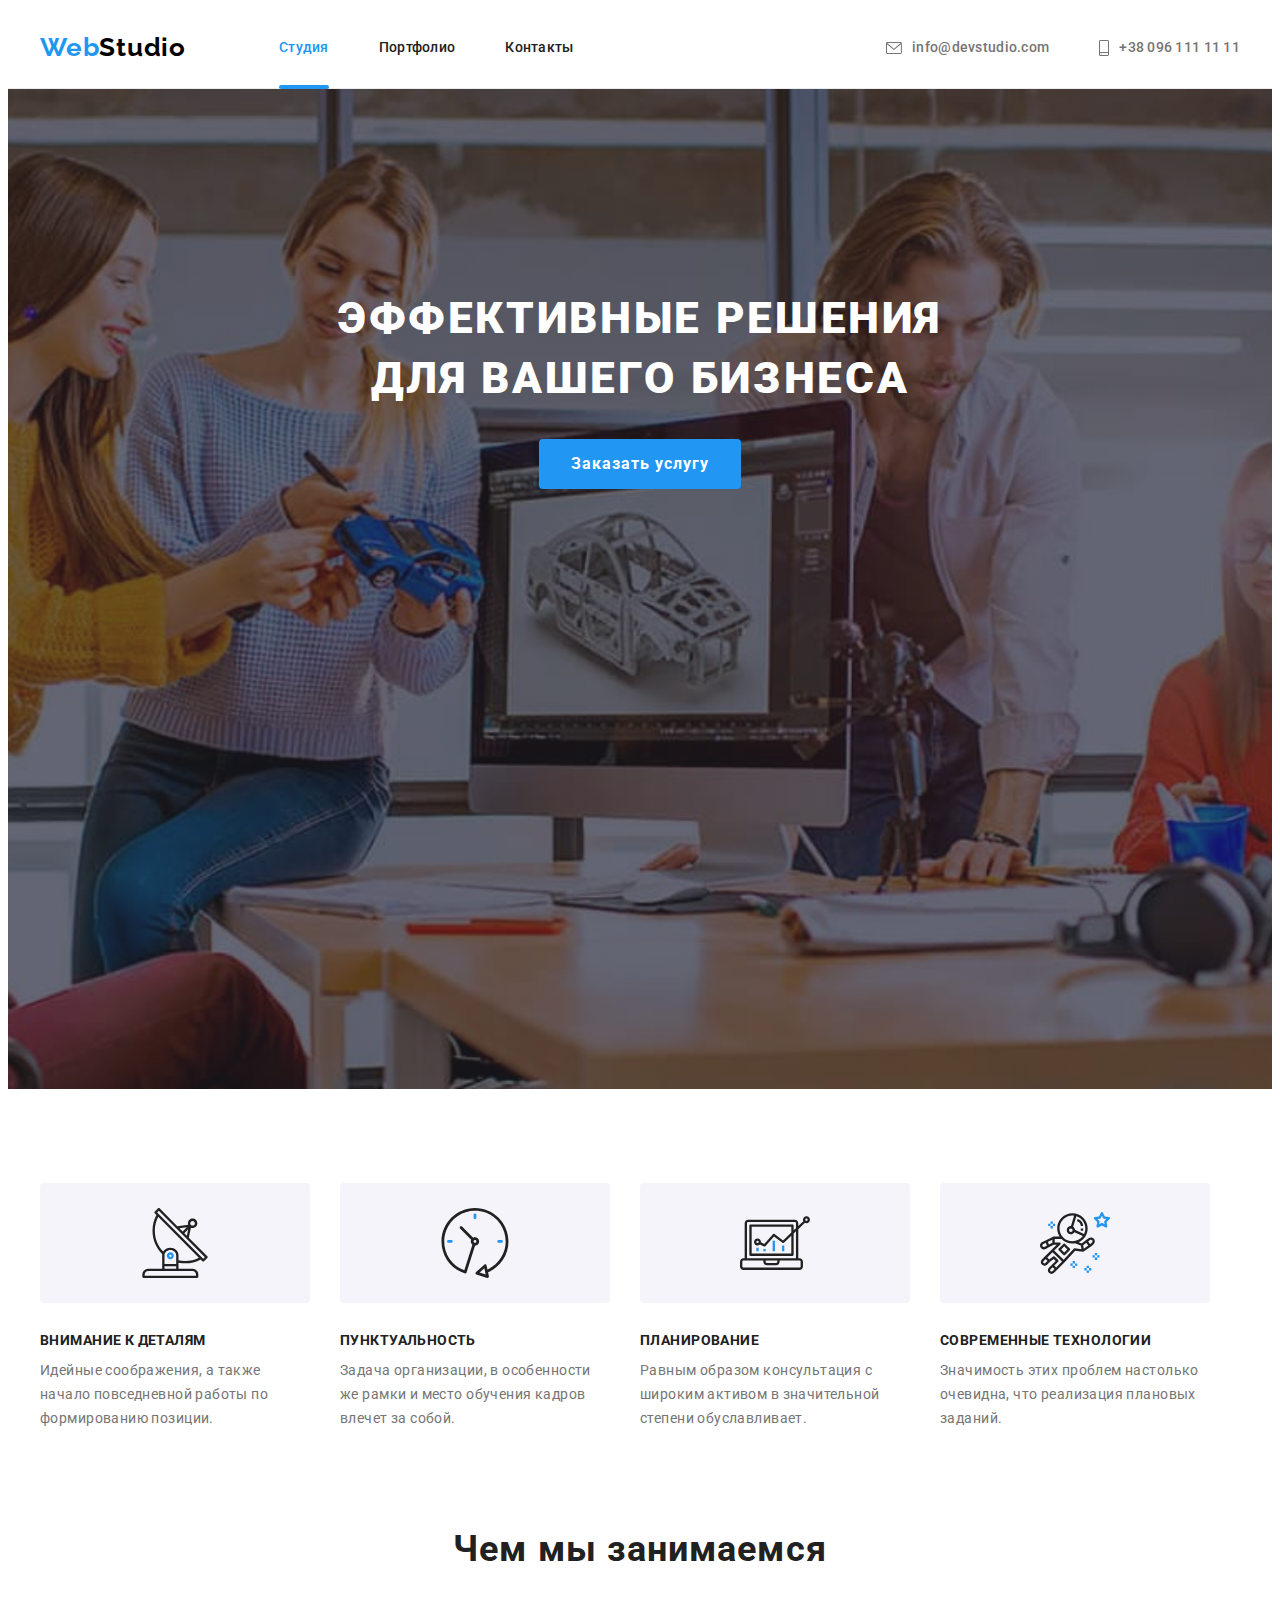
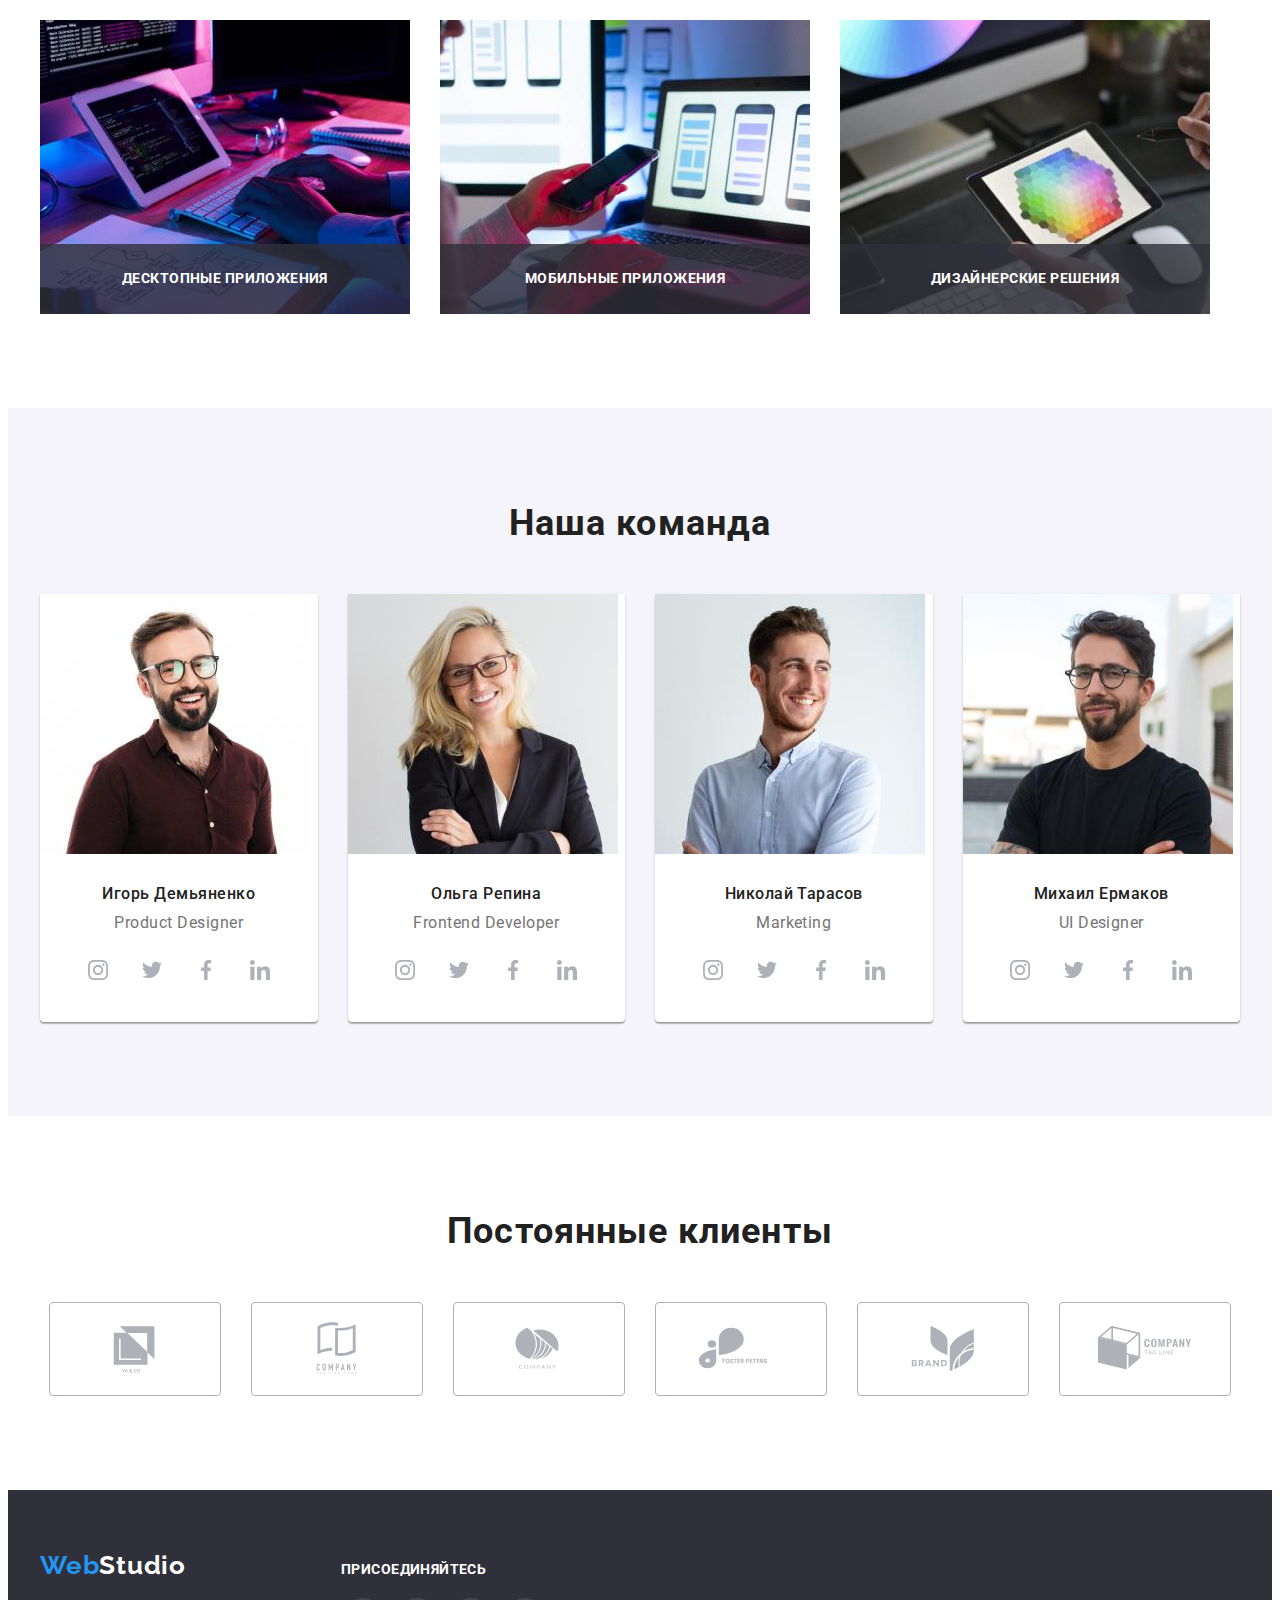
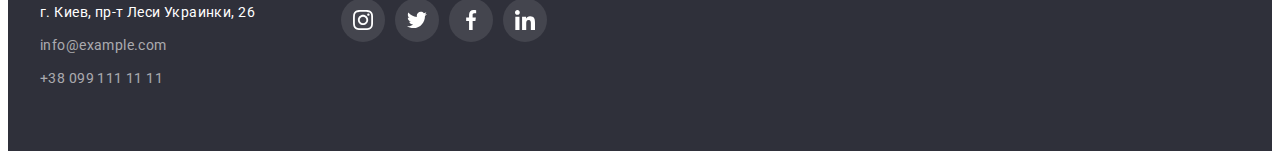
<file: index.html>
<!doctype html>
<html lang="ru">
<head>
    <meta charset="UTF-8">
    <meta http-equiv="X-UA-Compatible" content="IE=edge">
    <meta name="viewport" content="width=device-width, initial-scale=1.0">
    <title>Студия</title>
    <link rel="preconnect" href="https://fonts.googleapis.com">
    <link rel="preconnect" href="https://fonts.gstatic.com" crossorigin>
    <link href="https://fonts.googleapis.com/css2?family=Raleway:wght@700&family=Roboto:wght@400;500;700;900&display=swap"
        rel="stylesheet">
    <link rel="stylesheet" href="https://cdnjs.cloudflare.com/ajax/libs/modern-normalize/1.1.0/modern-normalize.min.css"
        integrity="sha512-wpPYUAdjBVSE4KJnH1VR1HeZfpl1ub8YT/NKx4PuQ5NmX2tKuGu6U/JRp5y+Y8XG2tV+wKQpNHVUX03MfMFn9Q=="
        crossorigin="anonymous" referrerpolicy="no-referrer" />
    <link rel="stylesheet" href="./css/styles.css">
</head>
<body>
    <header class="header">
        <div class="container header-container">
            <nav class="header-nav">
                <a class="link logo" href="./">Web<span class="logo-header">Studio</span></a>
                <ul class="list header-site-nav">
                    <li class="header-item"><a class="link header-link current" href="">Студия</a></li>
                    <li class="header-item"><a class="link header-link" href="./portfolio.html">Портфолио</a></li>
                    <li class="header-item"><a class="link header-link" href="">Контакты</a></li> 
                </ul>
            </nav>
            <ul class="list header-contacts">
                <li class="header-item">
                    <a class="link header-link" href="mailto:info@devstudio.com">
                        <svg class="contacts-icon" width="16" height="12">
                            <use href="./images/icons.svg#envelope"></use>
                        </svg>
                    info@devstudio.com</a></li>
                <li class="header-item">
                    <a class="link header-link" href="tel:+380961111111">
                        <svg class="contacts-icon" width="10" height="16">
                            <use href="./images/icons.svg#smartphone"></use>
                        </svg>
                    +38 096 111 11 11</a></li>       
            </ul>
        </div>
    </header>
    <main>
        <!-- Герой -->
        <section class="hero hero-overlay">
            <div class="hero-container ">
                <h1 class="title">Эффективные решения для вашего бизнеса</h1>
                <button class="button-hero" type="button" data-modal-open>Заказать услугу</button>
            </div>
        </section>
        <!-- Особенности -->
        <section class="section-features">
            <div class="container features-container">
                <h2 class="visually-hidden">Особенности</h2>
                <ul class="list features-list">
                    <li class="features-item">
                        <div class="features-background">
                            <svg class="features-icon" width="70" height="70">
                                <use href="./images/icons.svg#antenna"></use>
                            </svg>
                        </div>
                        <h3 class="title">Внимание к деталям</h3>
                        <p class="text">Идейные соображения, а также начало повседневной работы по формированию позиции.</p>
                    </li>
                    <li class="features-item">
                        <div class="features-background">
                            <svg class="features-icon" width="70" height="70">
                                <use href="./images/icons.svg#clock"></use>
                            </svg>
                        </div>
                        <h3 class="title">Пунктуальность</h3>
                        <p class="text">Задача организации, в особенности же рамки и место обучения кадров влечет за собой.</p>
                    </li>
                    <li class="features-item">
                        <div class="features-background">
                            <svg class="features-icon" width="70" height="70">
                                <use href="./images/icons.svg#diagram"></use>
                            </svg>
                        </div>
                        <h3 class="title">Планирование</h3>
                        <p class="text">Равным образом консультация с широким активом в значительной степени обуславливает.</p>
                    </li>
                    <li class="features-item">
                        <div class="features-background">
                            <svg class="features-icon" width="70" height="70">
                                <use href="./images/icons.svg#astronaut"></use>
                            </svg>
                        </div>
                        <h3 class="title">Современные технологии</h3>
                        <p class="text">Значимость этих проблем настолько очевидна, что реализация плановых заданий.</p>
                    </li>
                </ul>
            </div>
        </section>
        <!-- Чем мы занимаемся -->
        <section class="section-activity">
            <div class="container activity-container">
                <h2 class="section-title">Чем мы занимаемся</h2>
                <ul class="list activity-list">
                    <li class="activity-item">
                        <div class="activity-card">
                            <img 
                                src="./images/activity-img-1.jpg" 
                                alt="человек пишет код"
                                width="370"
                                height="294" 
                            />
                            <div class="background-activity-text">
                                <p class="activity-text">Десктопные приложения</p>
                            </div>
                        </div>
                        
                    </li>
                    <li class="activity-item">
                        <div class="activity-card">
                            <img 
                                src="./images/activity-img-2.jpg" 
                                alt="человек делает дизайн мобильного приложения" 
                                width="370" 
                                height="294" 
                            />
                            <div class="background-activity-text">
                                <p class="activity-text">Мобильные приложения</p>
                            </div>
                        </div>
                    <li class="activity-item">
                        <div class="activity-card">
                            <img 
                                src="./images/activity-img-3.jpg" 
                                alt="человек выбирает цвет на планшете" 
                                width="370" 
                                height="294" 
                            />
                            <div class="background-activity-text">
                                <p class="activity-text">Дизайнерские решения</p>
                            </div>
                        </div>
                    </li>
                </ul>
            </div>
        </section>
        <!-- Наша команда -->
        <section class="section-team">
            <div class="container team-container">
                <h2 class="section-title">Наша команда</h2>
                <ul class="list team-list">
                    <li class="team-item">
                        <img src="./images/team-img-1.jpg" alt="фото Игорь Демьяненко" width="270" height="260"> 
                        <div class="team-item-bottom">
                            <h3 class="title">Игорь Демьяненко</h3>
                            <p class="text" lang="en">Product Designer</p>
                            <ul class="list team-social-list">
                                <li class="team-social-item">
                                    <a class="team-social-link" href="">
                                        <svg class="team-social-icon" width="20" height="20">
                                            <use href="./images/icons.svg#instagram"></use>
                                        </svg>
                                    </a>
                                </li>
                                <li class="team-social-item">
                                    <a class="team-social-link" href="">
                                        <svg class="team-social-icon" width="20" height="20">
                                            <use href="./images/icons.svg#twitter"></use>
                                        </svg>
                                    </a>
                                </li>
                                <li class="team-social-item">
                                    <a class="team-social-link" href="">
                                        <svg class="team-social-icon" width="20" height="20">
                                            <use href="./images/icons.svg#facebook"></use>
                                        </svg>
                                    </a>
                                </li>
                                <li class="team-social-item">
                                    <a class="team-social-link" href="">
                                        <svg class="team-social-icon" width="20" height="20">
                                            <use href="./images/icons.svg#linkedin"></use>
                                        </svg>
                                    </a>
                                </li>
                            </ul>
                        </div>
                    </li>
                    <li class="team-item">
                        <img src="./images/team-img-2.jpg" alt="фото Ольга Репина" width="270" height="260">
                        <div class="team-item-bottom">
                            <h3 class="title">Ольга Репина</h3>
                            <p class="text" lang="en">Frontend Developer</p>
                            <ul class="list team-social-list">
                                <li class="team-social-item">
                                    <a class="team-social-link" href="">
                                        <svg class="team-social-icon" width="20" height="20">
                                            <use href="./images/icons.svg#instagram"></use>
                                        </svg>
                                    </a>
                                </li>
                                <li class="team-social-item">
                                    <a class="team-social-link" href="">
                                        <svg class="team-social-icon" width="20" height="20">
                                            <use href="./images/icons.svg#twitter"></use>
                                        </svg>
                                    </a>
                                </li>
                                <li class="team-social-item">
                                    <a class="team-social-link" href="">
                                        <svg class="team-social-icon" width="20" height="20">
                                            <use href="./images/icons.svg#facebook"></use>
                                        </svg>
                                    </a>
                                </li>
                                <li class="team-social-item">
                                    <a class="team-social-link" href="">
                                        <svg class="team-social-icon" width="20" height="20">
                                            <use href="./images/icons.svg#linkedin"></use>
                                        </svg>
                                    </a>
                                </li>
                            </ul>
                        </div>                        
                    </li>
                    <li class="team-item">
                        <img src="./images/team-img-3.jpg" alt="фото Николай Тарасов" width="270" height="260">
                        <div class="team-item-bottom">
                            <h3 class="title">Николай Тарасов</h3>
                            <p class="text" lang="en">Marketing</p>
                            <ul class="list team-social-list">
                                <li class="team-social-item">
                                    <a class="team-social-link" href="">
                                        <svg class="team-social-icon" width="20" height="20">
                                            <use href="./images/icons.svg#instagram"></use>
                                        </svg>
                                    </a>
                                </li>
                                <li class="team-social-item">
                                    <a class="team-social-link" href="">
                                        <svg class="team-social-icon" width="20" height="20">
                                            <use href="./images/icons.svg#twitter"></use>
                                        </svg>
                                    </a>
                                </li>
                                <li class="team-social-item">
                                    <a class="team-social-link" href="">
                                        <svg class="team-social-icon" width="20" height="20">
                                            <use href="./images/icons.svg#facebook"></use>
                                        </svg>
                                    </a>
                                </li>
                                <li class="team-social-item">
                                    <a class="team-social-link" href="">
                                        <svg class="team-social-icon" width="20" height="20">
                                            <use href="./images/icons.svg#linkedin"></use>
                                        </svg>
                                    </a>
                                </li>
                            </ul>
                        </div>
                    </li>
                    <li class="team-item">
                        <img src="./images/team-img-4.jpg" alt="фото Михаил Ермаков" width="270" height="260">
                        <div class="team-item-bottom">
                            <h3 class="title">Михаил Ермаков</h3>
                            <p class="text" lang="en">UI Designer</p>
                            <ul class="list team-social-list">
                                <li class="team-social-item">
                                    <a class="team-social-link" href="">
                                        <svg class="team-social-icon" width="20" height="20">
                                            <use href="./images/icons.svg#instagram"></use>
                                        </svg>
                                    </a>
                                </li>
                                <li class="team-social-item">
                                    <a class="team-social-link" href="">
                                        <svg class="team-social-icon" width="20" height="20">
                                            <use href="./images/icons.svg#twitter"></use>
                                        </svg>
                                    </a>
                                </li>
                                <li class="team-social-item">
                                    <a class="team-social-link" href="">
                                        <svg class="team-social-icon" width="20" height="20">
                                            <use href="./images/icons.svg#facebook"></use>
                                        </svg>
                                    </a>
                                </li>
                                <li class="team-social-item">
                                    <a class="team-social-link" href="">
                                        <svg class="team-social-icon" width="20" height="20">
                                            <use href="./images/icons.svg#linkedin"></use>
                                        </svg>
                                    </a>
                                </li>
                            </ul>
                        </div>
                    </li>
                </ul>
            </div>
        </section>
    </main>
    <!-- Постоянные клиенты -->
        <section class="section-clients">
            <div class="container clients-container">
                <h2 class="section-title">Постоянные клиенты</h2>
                <ul class="list clients-list">
                    <li class="clients-item">
                        <a class="clients-link" href="">
                            <svg class="clients-icon" width="106" height="60">
                                <use href="./images/icons.svg#Logo-1"></use>
                            </svg>
                        </a>
                    </li>
                    <li class="clients-item">
                        <a class="clients-link" href="">
                            <svg class="clients-icon" width="106" height="60">
                                <use href="./images/icons.svg#Logo-2"></use>
                            </svg>    
                        </a>
                    </li>
                    <li class="clients-item">
                        <a class="clients-link" href="">
                            <svg class="clients-icon" width="106" height="60">
                                <use href="./images/icons.svg#Logo-3"></use>
                            </svg>
                        </a>
                    </li>
                    <li class="clients-item">
                        <a class="clients-link" href="">
                            <svg class="clients-icon" width="106" height="60">
                                <use href="./images/icons.svg#Logo-4"></use>
                            </svg>
                        </a>
                    </li>
                    <li class="clients-item">
                        <a class="clients-link" href="">
                            <svg class="clients-icon" width="106" height="60">
                                <use href="./images/icons.svg#Logo-5"></use>
                            </svg>
                        </a>
                    </li>
                    <li class="clients-item">
                        <a class="clients-link" href="">
                            <svg class="clients-icon" width="106" height="60">
                                <use href="./images/icons.svg#Logo-6"></use>
                            </svg>
                        </a>
                    </li>
                </ul>      
            </div>
        </section>
    <!-- Футер -->
    <footer class="footer">
        <div class="container footer-container">
            <div class="footer-adress">
                <a class="link logo" href="./">Web<span class="logo-footer">Studio</span></a>
                <address>
                    <ul class="list footer-contacts">
                        <li class="footer-contacts-bottom"><a class="link"  href="https://goo.gl/maps/1StMXvGL2Qj9idB2A" target="_blank" rel="noopener noreferrer">г. Киев, пр-т Леси Украинки, 26</a></li>
                        <li class="footer-contacts-bottom"><a class="link contacts" href="mailto:info@example.com">info@example.com</a></li>
                        <li class="footer-contacts-bottom"><a class="link contacts" href="tel:+380991111111">+38 099 111 11 11</a></li>
                    </ul>
                </address>
            </div>
            <div class="footer-social">
                <h3 class="footer-social-title">Присоединяйтесь</h3>
                <ul class="list footer-social-list">
                    <li class="footer-social-item">
                        <a class="footer-social-link" href="">
                            <svg class="footer-social-icon" width="20" height="20">
                                <use href="./images/icons.svg#instagram"></use>
                            </svg>
                        </a>
                    </li>
                    <li class="footer-social-item">
                        <a class="footer-social-link" href="">
                            <svg class="footer-social-icon" width="20" height="20">
                                <use href="./images/icons.svg#twitter"></use>
                            </svg>
                        </a>
                    </li>
                    <li class="footer-social-item">
                        <a class="footer-social-link" href="">
                            <svg class="footer-social-icon" width="20" height="20">
                                <use href="./images/icons.svg#facebook"></use>
                            </svg>
                        </a>
                    </li>
                    <li class="footer-social-item">
                        <a class="footer-social-link" href="">
                            <svg class="footer-social-icon" width="20" height="20">
                                <use href="./images/icons.svg#linkedin"></use>
                            </svg>
                        </a>
                    </li>
                </ul>
            </div>
        </div>
    </footer>

    <div class="backdrop is-hidden" data-modal>
        <div class="modal">
            <button class="modal-button-close" type="button" data-modal-close>
                <svg class="modal-close-icon" width="18" height="18">
                    <use href="./images/icons.svg#close"></use>
                </svg>
            </button>
        </div>
    </div>
    <script src="./js/modal.js"></script>
</body>
</html>
</file>
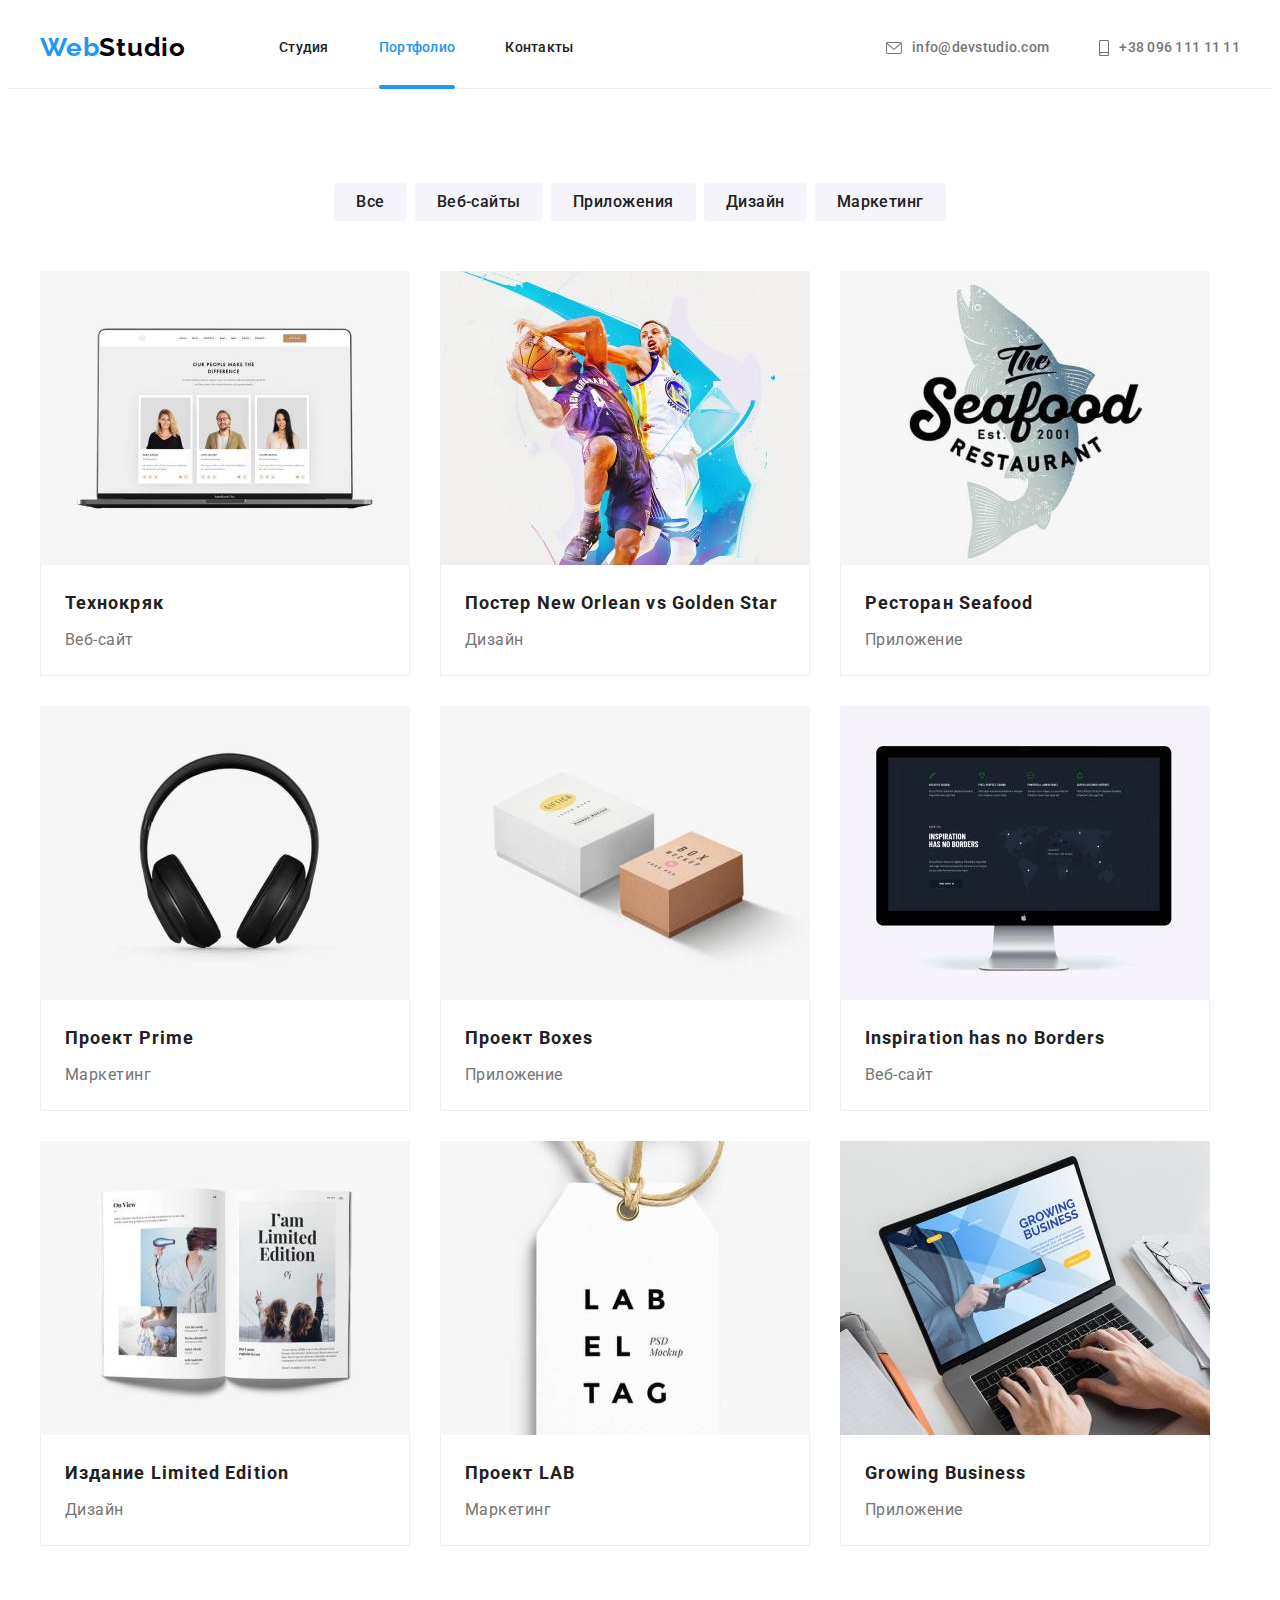
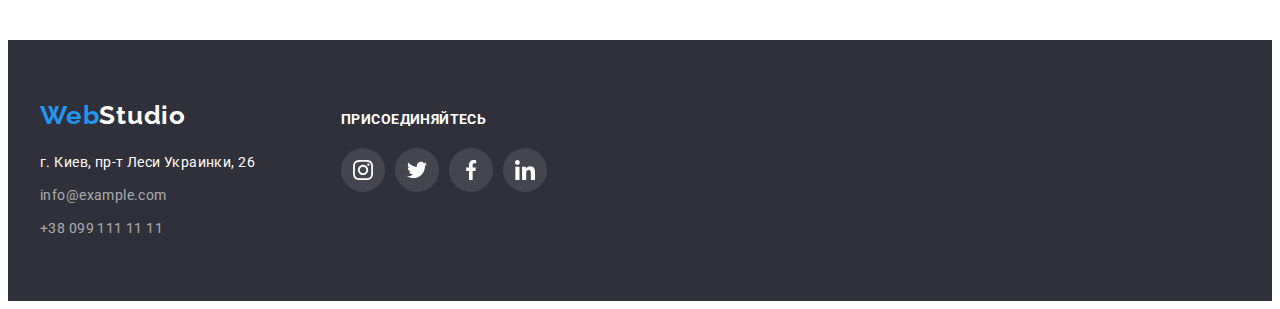
<file: portfolio.html>
<!doctype html>
<html lang="ru">

<head>
    <meta charset="UTF-8">
    <meta http-equiv="X-UA-Compatible" content="IE=edge">
    <meta name="viewport" content="width=device-width, initial-scale=1.0">
    <title>Портфолио</title>
    <link rel="preconnect" href="https://fonts.googleapis.com">
    <link rel="preconnect" href="https://fonts.gstatic.com" crossorigin>
    <link
        href="https://fonts.googleapis.com/css2?family=Raleway:wght@700&family=Roboto:wght@400;500;700;900&display=swap"
        rel="stylesheet">
    <link rel="stylesheet" href="https://cdnjs.cloudflare.com/ajax/libs/modern-normalize/1.1.0/modern-normalize.min.css"
        integrity="sha512-wpPYUAdjBVSE4KJnH1VR1HeZfpl1ub8YT/NKx4PuQ5NmX2tKuGu6U/JRp5y+Y8XG2tV+wKQpNHVUX03MfMFn9Q=="
        crossorigin="anonymous" referrerpolicy="no-referrer" />
    <link rel="stylesheet" href="./css/styles.css">
</head>

<body>
    <header class="header">
        <div class="container header-container">
            <nav class="header-nav">
                <a class="link logo" href="./">Web<span class="logo-header">Studio</span></a>
                <ul class="list header-site-nav">
                    <li class="header-item"><a class="link header-link" href="./index.html">Студия</a></li>
                    <li class="header-item"><a class="link header-link current" href="">Портфолио</a></li>
                    <li class="header-item"><a class="link header-link" href="">Контакты</a></li>
                </ul>
            </nav>
            <ul class="list header-contacts">
                <li class="header-item">
                    <a class="link header-link" href="mailto:info@devstudio.com">
                        <svg class="contacts-icon" width="16" height="12">
                            <use href="./images/icons.svg#envelope"></use>
                        </svg>
                        info@devstudio.com</a>
                </li>
                <li class="header-item">
                    <a class="link header-link" href="tel:+380961111111">
                        <svg class="contacts-icon" width="10" height="16">
                            <use href="./images/icons.svg#smartphone"></use>
                        </svg>
                        +38 096 111 11 11</a>
                </li>
            </ul>
        </div>
    </header>
    <main>
        <!-- Наши работы -->
        <section class="section-works">
            <div class="container works-container">
                <h1 class="visually-hidden" >Наши работы</h1>
                <ul class="list list-btn-works">
                    <li class="button-works-item"><button class="button-works" type="button">Все</button></li>
                    <li class="button-works-item"><button class="button-works" type="button">Веб-сайты</button></li>
                    <li class="button-works-item"><button class="button-works" type="button">Приложения</button></li>
                    <li class="button-works-item"><button class="button-works" type="button">Дизайн</button></li>
                    <li class="button-works-item"><button class="button-works" type="button">Маркетинг</button></li>
                </ul>
                <ul class="list list-works">
                    <li class="cards-works-item">
                        <a class="link link-works" href="">
                            <div class="cards-works-box">
                                <img src="./images/works-img-1.jpg" alt="открытый ноутбук" width="370" height="294">
                                <p class="cards-works-top-text">Технокряк это современная площадка распространения коронавируса. Компании используют эту платформу для цифрового шпионажа и атак на защищённые сервера конкурентов.</p>
                            </div>
                            <div class="cards-works-text">
                                <h2 class="title-works">Технокряк</h2>
                                <p class="text-works">Веб-сайт</p>
                            </div>
                        </a>
                    </li>
                    <li class="cards-works-item">
                        <a class="link link-works" href="">
                            <div class="cards-works-box">
                                <img src="./images/works-img-2.jpg" alt="два человека играют в баскетбол" width="370" height="294">
                                <p class="cards-works-top-text">Технокряк это современная площадка распространения коронавируса. Компании используют эту платформу для цифрового шпионажа и атак на защищённые сервера конкурентов.</p>
                            </div>
                            <div class="cards-works-text">
                                <h2 class="title-works">Постер New Orlean vs Golden Star</h2>
                                <p class="text-works">Дизайн</p>
                            </div>
                        </a>
                    </li>
                    <li class="cards-works-item">
                        <a class="link link-works" href="">
                            <div class="cards-works-box">
                                <img src="./images/works-img-3.jpg" alt="логотип ресторана на фоне рыбы" width="370" height="294">
                                <p class="cards-works-top-text">Технокряк это современная площадка распространения коронавируса. Компании используют эту платформу для цифрового шпионажа и атак на защищённые сервера конкурентов.</p>
                            </div>
                            <div class="cards-works-text">
                                <h2 class="title-works">Ресторан Seafood</h2>
                                <p class="text-works">Приложение</p>
                            </div>
                        </a>
                    </li>
                    <li class="cards-works-item">
                        <a class="link link-works" href="">
                            <div class="cards-works-box">
                                <img src="./images/works-img-4.jpg" alt="наушники" width="370" height="294">
                                <p class="cards-works-top-text">Технокряк это современная площадка распространения коронавируса. Компании используют эту платформу для цифрового шпионажа и атак на защищённые сервера конкурентов.</p>
                            </div>
                            <div class="cards-works-text">
                                <h2 class="title-works">Проект Prime</h2>
                                <p class="text-works">Маркетинг</p>
                            </div>
                        </a>
                    </li>
                    <li class="cards-works-item">
                        <a class="link link-works" href="">
                            <div class="cards-works-box">
                                <img src="./images/works-img-5.jpg" alt="две коробки" width="370" height="294">
                                <p class="cards-works-top-text">Технокряк это современная площадка распространения коронавируса. Компании используют эту платформу для цифрового шпионажа и атак на защищённые сервера конкурентов.</p>
                            </div>
                            <div class="cards-works-text">
                                <h2 class="title-works">Проект Boxes</h2>
                                <p class="text-works">Приложение</p>
                            </div>
                        </a>
                    </li>
                    <li class="cards-works-item">
                        <a class="link link-works" href="">
                            <div class="cards-works-box">
                                <img src="./images/works-img-6.jpg" alt="монитор" width="370" height="294">
                                <p class="cards-works-top-text">Технокряк это современная площадка распространения коронавируса. Компании используют эту платформу для цифрового шпионажа и атак на защищённые сервера конкурентов.</p>
                            </div>
                            <div class="cards-works-text">
                                <h2 class="title-works" lang="en">Inspiration has no Borders</h2>
                                <p class="text-works">Веб-сайт</p>
                            </div>
                        </a>
                    </li>
                    <li class="cards-works-item">
                        <a class="link link-works" href="">
                            <div class="cards-works-box">
                                <img src="./images/works-img-7.jpg" alt="открытые страницы журнала" width="370" height="294">
                                <p class="cards-works-top-text">Технокряк это современная площадка распространения коронавируса. Компании используют эту платформу для цифрового шпионажа и атак на защищённые сервера конкурентов.</p>
                            </div>
                            <div class="cards-works-text">
                                <h2 class="title-works">Издание Limited Edition</h2>
                                <p class="text-works">Дизайн</p>
                            </div>
                        </a>
                    </li>
                    <li class="cards-works-item">
                        <a class="link link-works" href="">
                            <div class="cards-works-box">
                                <img src="./images/works-img-8.jpg" alt="бирка" width="370" height="294">
                                <p class="cards-works-top-text">Технокряк это современная площадка распространения коронавируса. Компании используют эту платформу для цифрового шпионажа и атак на защищённые сервера конкурентов.</p>
                            </div>
                            <div class="cards-works-text">
                                <h2 class="title-works">Проект LAB</h2>
                                <p class="text-works">Маркетинг</p>
                            </div>
                        </a>
                    </li>
                    <li class="cards-works-item">
                        <a class="link link-works" href="">
                            <div class="cards-works-box">
                                <img src="./images/works-img-9.jpg" alt="руки на клавиатуре ноутбука" width="370" height="294">
                                <p class="cards-works-top-text">Технокряк это современная площадка распространения коронавируса. Компании используют эту платформу для цифрового шпионажа и атак на защищённые сервера конкурентов.</p>
                            </div>
                            <div class="cards-works-text">
                                <h2 class="title-works" lang="en">Growing Business</h2>
                                <p class="text-works">Приложение</p>
                            </div>
                        </a>
                    </li>
                </ul>
            </div>
        </section>
    </main>
    <!-- Футер -->
    <footer class="footer">
        <div class="container footer-container">
            <div class="footer-adress">
                <a class="link logo" href="./">Web<span class="logo-footer">Studio</span></a>
                <address>
                    <ul class="list footer-contacts">
                        <li class="footer-contacts-bottom"><a class="link" href="https://goo.gl/maps/1StMXvGL2Qj9idB2A"
                                target="_blank" rel="noopener noreferrer">г. Киев, пр-т Леси Украинки, 26</a></li>
                        <li class="footer-contacts-bottom"><a class="link contacts"
                                href="mailto:info@example.com">info@example.com</a></li>
                        <li class="footer-contacts-bottom"><a class="link contacts" href="tel:+380991111111">+38 099 111 11
                                11</a></li>
                    </ul>
                </address>
            </div>
            <div class="footer-social">
                <h3 class="footer-social-title">Присоединяйтесь</h3>
                <ul class="list footer-social-list">
                    <li class="footer-social-item">
                        <a class="footer-social-link" href="">
                            <svg class="footer-social-icon" width="20" height="20">
                                <use href="./images/icons.svg#instagram"></use>
                            </svg>
                        </a>
                    </li>
                    <li class="footer-social-item">
                        <a class="footer-social-link" href="">
                            <svg class="footer-social-icon" width="20" height="20">
                                <use href="./images/icons.svg#twitter"></use>
                            </svg>
                        </a>
                    </li>
                    <li class="footer-social-item">
                        <a class="footer-social-link" href="">
                            <svg class="footer-social-icon" width="20" height="20">
                                <use href="./images/icons.svg#facebook"></use>
                            </svg>
                        </a>
                    </li>
                    <li class="footer-social-item">
                        <a class="footer-social-link" href="">
                            <svg class="footer-social-icon" width="20" height="20">
                                <use href="./images/icons.svg#linkedin"></use>
                            </svg>
                        </a>
                    </li>
                </ul>
            </div>
        </div>
    </footer>
</body>

</html>
</file>
<file: css/styles.css>
:root {
  --background-color: #ffffff;
  --second-background-color: #2f303a;
  --third-backgroud-color: #f5f4fa;
  --logo-text-color: #2196f3;
  --logo-text-color-first: #000000;
  --logo-text-color-second: #ffffff;
  --main-title-color: #ffffff;
  --second-title-color: #212121;
  --main-text-color: #757575;
  --second-text-color: rgba(255, 255, 255, 0.6);
  --third-text-color: #ffffff;
  --accent-color: #2196f3;
  --background-btn-color: #2196f3;
  --text-btn-color: #ffffff;
  --header-text-color: #212121;
  --portfolio-btn-text-color: #212121;
  --portfolio-btn-background-color: #f5f4fa;
  --portfolio-btn-accent-text-color: #ffffff;
  --portfolio-btn-accent-background-color: #2196f3;
  --header-border-color: #ececec;
  --portfolio-border-color: #eeeeee;
  --footer-text-color: #ffffff;
}

p,
h1,
h2,
h3,
h4,
h5,
h6 {
  margin: 0;
}
ul {
  margin: 0;
  padding: 0;
}
img {
  display: block;
}

.container {
  width: 1200px;
  padding-left: 15px;
  padding-right: 15px;
  margin: 0 auto;
}

body {
  background-color: var(--background-color);
  font-family: 'Roboto', sans-serif;
  color: var(--main-text-color);
}

/* --------------------General---------------- */
.list {
  list-style: none;
}

.link {
  text-decoration: none;
}

.section-title {
  font-weight: 700;
  font-size: 36px;
  line-height: 1.17;
  text-align: center;
  letter-spacing: 0.03em;
  color: var(--second-title-color);
  margin-bottom: 50px;
}

.visually-hidden {
  position: absolute;
  white-space: nowrap;
  width: 1px;
  height: 1px;
  overflow: hidden;
  border: 0;
  padding: 0;
  clip: rect(0 0 0 0);
  clip-path: inset(50%);
  margin: -1px;
}

/* -----------------------Logo------------------ */
.logo {
  font-family: Raleway;
  font-weight: 700;
  font-size: 26px;
  line-height: 1.19;
  letter-spacing: 0.03em;
  color: var(--logo-text-color);
  display: block;
}

.logo-header {
  color: var(--logo-text-color-first);
  margin-right: 93px;
}

.logo-footer {
  color: var(--logo-text-color-second);
}

/* -------------------------Button-------------- */
.button-hero {
  font-family: inherit;
  font-weight: 700;
  font-size: 16px;
  line-height: 1.88;
  text-align: center;
  letter-spacing: 0.06em;
  color: var(--text-btn-color);
  background-color: var(--background-btn-color);

  min-width: 200px;
  border-radius: 4px;
  border: 0;
  padding: 10px 32px;
  margin: 0;
}

.button-hero:hover,
.button-hero:focus {
  cursor: pointer;
}

.button-works {
  font-family: inherit;
  font-weight: 500;
  font-size: 16px;
  line-height: 1.63;
  text-align: center;
  letter-spacing: 0.03em;
  color: var(--portfolio-btn-text-color);
  background-color: var(--portfolio-btn-background-color);
  transition: color 250ms cubic-bezier(0.4, 0, 0.2, 1),
    backgound-color 250ms cubic-bezier(0.4, 0, 0.2, 1),
    box-shadow 250ms cubic-bezier(0.4, 0, 0.2, 1);

  max-width: 145px;
  border-radius: 4px;
  border: 0;
  padding: 6px 22px;
}

.button-works:hover,
.button-works:focus {
  color: var(--portfolio-btn-accent-text-color);
  background-color: var(--portfolio-btn-accent-background-color);
  box-shadow: 0 4px 4px 0 rgba(0, 0, 0, 0.25);
  cursor: pointer;
}

/*----------------------------INDEX.HTML----------------------*/

/* ---------------------------Header--------------- */

.header {
  border-bottom-width: 1px;
  border-bottom-style: solid;
  border-bottom-color: var(--header-border-color);
}

.header-site-nav {
  display: flex;
}

.header-nav {
  display: flex;
  align-items: center;
}

.header-nav .logo {
  padding-top: 24px;
  padding-bottom: 25px;
}

.header-container {
  display: flex;
  align-items: center;
}

.header-contacts {
  display: flex;
  margin-left: auto;
}

.header-item:not(:last-child) {
  margin-right: 50px;
}

.header-link {
  padding-top: 32px;
  padding-bottom: 32px;
  display: flex;
  align-items: center;
  justify-content: center;
  position: relative;
}

.header-link.current::after {
  content: '';
  width: 100%;
  height: 4px;
  background-color: var(--accent-color);
  border-radius: 2px;
  position: absolute;
  bottom: -1px;
}

.header-site-nav .link {
  font-weight: 500;
  font-size: 14px;
  line-height: 1.14;
  letter-spacing: 0.02em;
  color: var(--header-text-color);
  transition: color 250ms cubic-bezier(0.4, 0, 0.2, 1);
}
.header-site-nav .link:hover,
.header-site-nav .link:focus {
  color: var(--accent-color);
}

.header-site-nav .link.current {
  color: var(--accent-color);
}

.header-contacts .link {
  font-weight: 500;
  font-size: 14px;
  line-height: 1.14;
  letter-spacing: 0.02em;
  color: inherit;
  transition: color 250ms cubic-bezier(0.4, 0, 0.2, 1);
}
.header-contacts .link:hover,
.header-contacts .link:focus {
  color: var(--accent-color);
}

.contacts-icon {
  fill: currentColor;
  margin-right: 10px;
  transition: fill 250ms cubic-bezier(0.4, 0, 0.2, 1);
}
.contacts-icon:hover,
.contacts-icon:focus {
  fill: currentColor;
}

/* ---------------------------Секция Герой------------ */
.hero {
  padding: 200px 0px;
}

.hero-overlay {
  max-width: 1600px;
  height: 600px;
  margin-left: auto;
  margin-right: auto;
  background-color: #c4c4c4;
  background-image: linear-gradient(rgba(47, 48, 58, 0.4), rgba(47, 48, 58, 0.4)),
    url(../images/Background-Img-hero.jpg);
  background-repeat: no-repeat;
  background-position: center;
  background-size: cover;
}

.hero-container {
  justify-content: center;
  text-align: center;
}

.hero .title {
  font-weight: 900;
  font-size: 44px;
  line-height: 1.36;
  text-align: center;
  letter-spacing: 0.06em;
  text-transform: uppercase;
  color: var(--main-title-color);

  width: 696px;
  margin-right: auto;
  margin-left: auto;
  margin-bottom: 30px;
}

/* ---------------------------Секция Особенности-------- */

.section-features {
  padding: 94px 0;
}

.features-list {
  display: flex;
}

.features-item {
  width: 270px;
}

.features-item:not(:last-child) {
  margin-right: 30px;
  min-height: 251px;
}

.features-list .title {
  font-weight: 700;
  font-size: 14px;
  line-height: 1.14;
  letter-spacing: 0.03em;
  text-transform: uppercase;
  color: var(--second-title-color);
  text-align: left;
  margin-bottom: 10px;
}
.features-list .text {
  font-weight: 400;
  font-size: 14px;
  line-height: 1.71;
  letter-spacing: 0.03em;
  text-align: left;
}

.features-background {
  display: flex;
  height: 120px;
  background-color: var(--third-backgroud-color);
  border-radius: 4px;
  align-items: center;
  justify-content: center;
  margin-bottom: 30px;
}

/* ------------------Секция Чем мы занимаемся------------- */

.section-activity {
  padding-bottom: 94px;
}

.activity-list {
  display: flex;
  flex-wrap: wrap;
}

.activity-card {
  position: relative;
}

.activity-item {
  width: 370px;
  margin-right: 30px;
}

.activity-item:nth-child(3n) {
  margin-right: 0;
}

.background-activity-text {
  display: flex;
  width: 100%;
  height: 70px;
  background-color: rgba(47, 48, 58, 0.8);
  align-items: center;
  justify-content: center;
  position: absolute;
  bottom: 0;
}

.activity-text {
  font-weight: 700;
  font-size: 14px;
  line-height: 1.14;
  text-align: center;
  letter-spacing: 0.03em;
  text-transform: uppercase;
  color: var(--third-text-color);
}

/* ------------------------Секция Наша команда------------ */

.section-team {
  background-color: var(--third-backgroud-color);
  padding: 94px 0;
}

.team-list {
  display: flex;
  flex-wrap: wrap;
  margin-left: -30px;
  margin-bottom: -30px;
}

.team-item {
  width: 270px;
  flex-basis: calc((100% - 4 * 30px) / 4);
  margin-left: 30px;
  margin-bottom: 30px;
  border-bottom-right-radius: 4px;
  border-bottom-left-radius: 4px;
  background-color: #ffffff;
  box-shadow: 0 2px 1px 0 rgba(0, 0, 0, 0.2), 0 1px 1px 0 rgba(0, 0, 0, 0.14),
    0 1px 3px 0 rgba(0, 0, 0, 0.12);
}

.team-item-bottom {
  padding-top: 30px;
  padding-bottom: 30px;
}

.team-list .title {
  font-weight: 500;
  font-size: 16px;
  line-height: 1.19;
  text-align: center;
  letter-spacing: 0.03em;
  margin-bottom: 10px;
  color: var(--second-title-color);
}
.team-list .text {
  font-weight: 400;
  font-size: 16px;
  line-height: 1.19;
  text-align: center;
  letter-spacing: 0.03em;
  margin-bottom: 16px;
}

.team-social-list {
  display: flex;
  justify-content: center;
}

.team-social-item {
  width: 44px;
  height: 44px;
}

.team-social-item:not(:last-child) {
  margin-right: 10px;
}

.team-social-link {
  width: 100%;
  height: 100%;
  background-color: #ffffff;
  display: flex;
  border-radius: 50%;
  align-items: center;
  justify-content: center;
  transition: background-color 250ms cubic-bezier(0.4, 0, 0.2, 1);
}

.team-social-icon {
  fill: #afb1b8;
  transition: fill 250ms cubic-bezier(0.4, 0, 0.2, 1);
}

.team-social-link:hover,
.team-social-link:focus {
  background-color: var(--accent-color);
}

.team-social-link:hover .team-social-icon,
.team-social-link:focus .team-social-icon {
  fill: #ffffff;
}

/* ------------------------Секция Постоянные клиенты------------ */
.section-clients {
  padding: 94px 0;
}

.clients-list {
  display: flex;
  justify-content: center;
}

.clients-item {
  display: block;
  width: 170px;
  height: 92px;
  border: 1px solid #afb1b8;
  border-radius: 4px;
  align-items: center;
  justify-content: center;
  transition: border 250ms cubic-bezier(0.4, 0, 0.2, 1);
}

.clients-item:hover,
.clients-item:focus {
  border: 1px solid var(--accent-color);
}

.clients-item:not(:last-child) {
  margin-right: 30px;
}

.clients-link {
  width: 100%;
  height: 100%;
  display: flex;
  align-items: center;
  justify-content: center;
}

.clients-icon {
  fill: #afb1b8;
  transition: fill 250ms cubic-bezier(0.4, 0, 0.2, 1);
}

.clients-link:hover .clients-icon,
.clients-link:focus .clients-icon {
  fill: var(--accent-color);
}

/* ---------------------------Футер------------------------------- */
.footer {
  background-color: var(--second-background-color);
  padding: 60px 0;
}

.footer-container {
  display: flex;
  align-items: baseline;
}

.footer-adress {
  margin-right: 70px;
}

.footer-adress .logo {
  margin-bottom: 20px;
}

.footer-contacts {
  width: 231px;
  margin-right: auto;
}

.footer-contacts-bottom:not(:last-child) {
  margin-bottom: 9px;
}

.footer-contacts .link {
  font-style: normal;
  font-weight: 400;
  font-size: 14px;
  line-height: 1.71;
  letter-spacing: 0.03em;
  color: #ffffff;
  transition: color 250ms cubic-bezier(0.4, 0, 0.2, 1);
}
.footer-contacts .link:hover,
.footer-contacts .link:focus {
  color: var(--accent-color);
}
.footer-contacts .contacts {
  font-style: normal;
  font-weight: 400;
  font-size: 14px;
  line-height: 1.71;
  letter-spacing: 0.03em;
  color: var(--second-text-color);
  transition: color 250ms cubic-bezier(0.4, 0, 0.2, 1);
}
.footer-contacts .contacts:hover,
.footer-contacts .contacts:focus {
  color: var(--accent-color);
}

.footer-social-title {
  font-weight: 700;
  font-size: 14px;
  line-height: 1.14;
  letter-spacing: 0.03em;
  text-transform: uppercase;
  text-align: left;
  color: var(--footer-text-color);
  margin-bottom: 20px;
}

.footer-social {
  width: 206px;
  height: 80px;
}

.footer-social-list {
  display: flex;
  justify-content: center;
}

.footer-social-item {
  width: 44px;
  height: 44px;
}

.footer-social-item:not(:last-child) {
  margin-right: 10px;
}

.footer-social-link {
  width: 100%;
  height: 100%;
  background-color: rgba(255, 255, 255, 0.1);
  display: flex;
  border-radius: 50%;
  align-items: center;
  justify-content: center;
  transition: background-color 250ms cubic-bezier(0.4, 0, 0.2, 1);
}

.footer-social-icon {
  fill: #ffffff;
  transition: fill 250ms cubic-bezier(0.4, 0, 0.2, 1);
}

.footer-social-link:hover,
.footer-social-link:focus {
  background-color: var(--accent-color);
}

.footer-social-link:hover .team-social-icon,
.footer-social-link:focus .team-social-icon {
  fill: #ffffff;
}

/* ----------------------Модальное окно------------------------*/

.backdrop {
  width: 100vw;
  height: 100vh;
  background-color: rgba(0, 0, 0, 0.2);
  position: fixed;
  top: 0;
  transition: opacity 1000ms cubic-bezier(0.4, 0, 0.2, 1),
    visibility 1000ms cubic-bezier(0.4, 0, 0.2, 1);
}

.backdrop.is-hidden .modal {
  transform: scale(2) rotate(270deg) translateX(800px);
  transition: transform 1000ms cubic-bezier(0.4, 0, 0.2, 1);
}

.modal {
  width: 528px;
  min-height: 581px;
  background-color: var(--background-color);
  border-radius: 4px;
  box-shadow: 0 1px 3px rgba(0, 0, 0, 0.12), 0 1px 1px rgba(0, 0, 0, 0.14),
    0 2px 1px rgba(0, 0, 0, 0.2);
  position: absolute;
  top: 50%;
  left: 50%;
  transform: scale(1) rotate(0);
  transform: translate(-50%, -50%);
  transition: transform 1000ms cubic-bezier(0.4, 0, 0.2, 1);
}

.modal-button-close {
  width: 30px;
  height: 30px;
  background-color: transparent;
  border: 1px solid rgba(0, 0, 0, 0.1);
  border-radius: 50%;
  position: absolute;
  top: 8px;
  right: 8px;
  display: flex;
  align-items: center;
  justify-content: center;
}

.is-hidden {
  visibility: hidden;
  opacity: 0;
  pointer-events: none;
}

/*------------------------------PORTFOLIO.HTML-----------------*/

.section-works {
  padding: 94px 0;
}

.list-btn-works {
  display: flex;
  justify-content: center;
  min-width: 611px;
  margin-bottom: 50px;
}

.button-works-item:not(:last-child) {
  margin-right: 8px;
}

.list-works {
  display: flex;
  flex-wrap: wrap;
  margin-left: -30px;
  margin-bottom: -30px;
}

.cards-works-item {
  width: 370px;
  flex-basis: calc((100% - 9 * 30px) / 9);
  margin-left: 30px;
  margin-bottom: 30px;
  transition: box-shadow 250ms cubic-bezier(0.4, 0, 0.2, 1);
}

.cards-works-item:hover,
.cards-works-item:focus {
  box-shadow: 0 4px 4px 0 rgba(0, 0, 0, 0.25);
}
.cards-works-item:hover .cards-works-top-text,
.cards-works-item:focus .cards-works-top-text {
  transform: translate(0);
}

.cards-works-text {
  padding: 20px 24px;
  border-width: 0 1px 1px 1px;
  border-style: solid;
  border-color: var(--portfolio-border-color);
}

.title-works {
  font-weight: 700;
  font-size: 18px;
  line-height: 2;
  letter-spacing: 0.06em;
  color: var(--second-title-color);
  margin-bottom: 4px;
}

.list-works .link-works {
  font-weight: 400;
  font-size: 16px;
  line-height: 1.88;
  letter-spacing: 0.03em;
  color: inherit;
}

.cards-works-box {
  position: relative;
  overflow: hidden;
}

.cards-works-top-text {
  font-weight: 400;
  font-size: 18px;
  line-height: 1.56;
  letter-spacing: 0.03em;
  color: var(--third-text-color);
  padding: 63px 24px;
  background-color: rgba(33, 150, 243, 0.9);

  position: absolute;
  top: 0;
  left: 0;
  overflow: auto;
  height: 100%;
  transform: translateY(100%);
  transition: transform 250ms cubic-bezier(0.4, 0, 0.2, 1);
}
</file>
